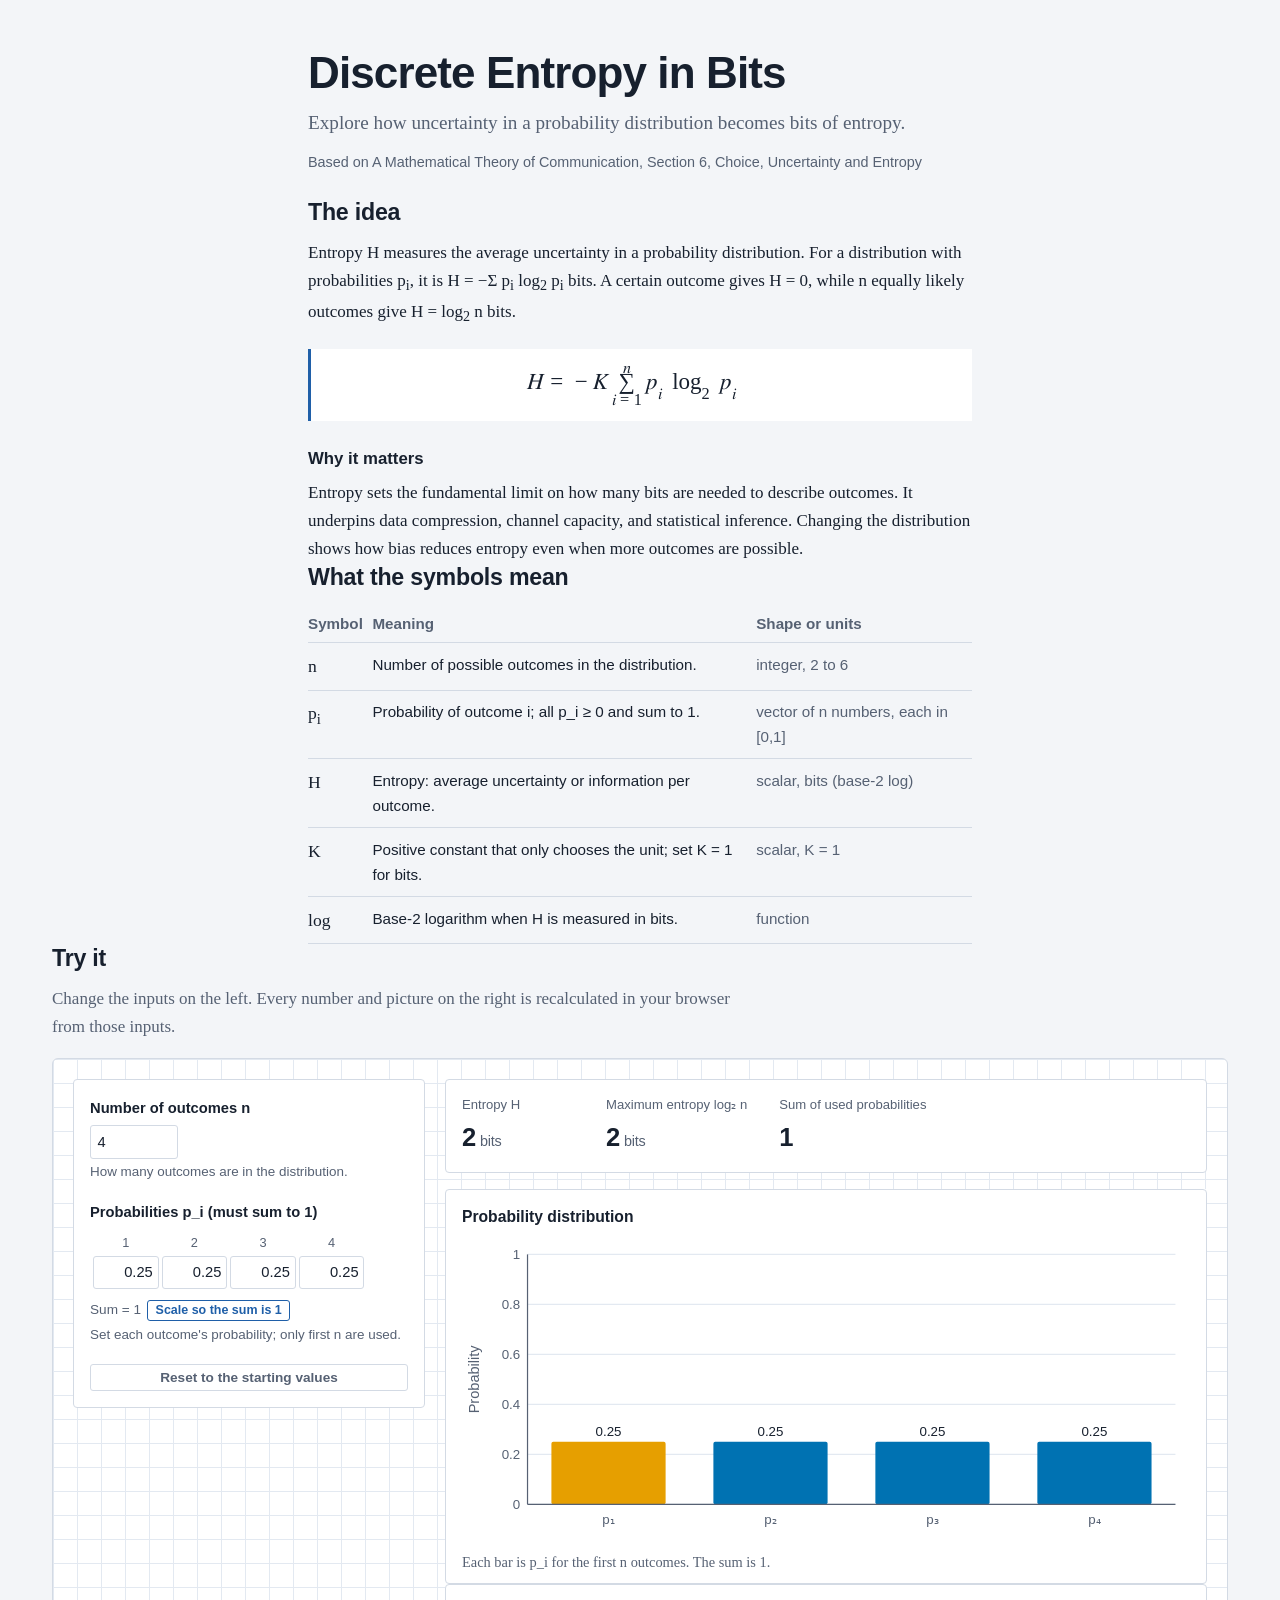
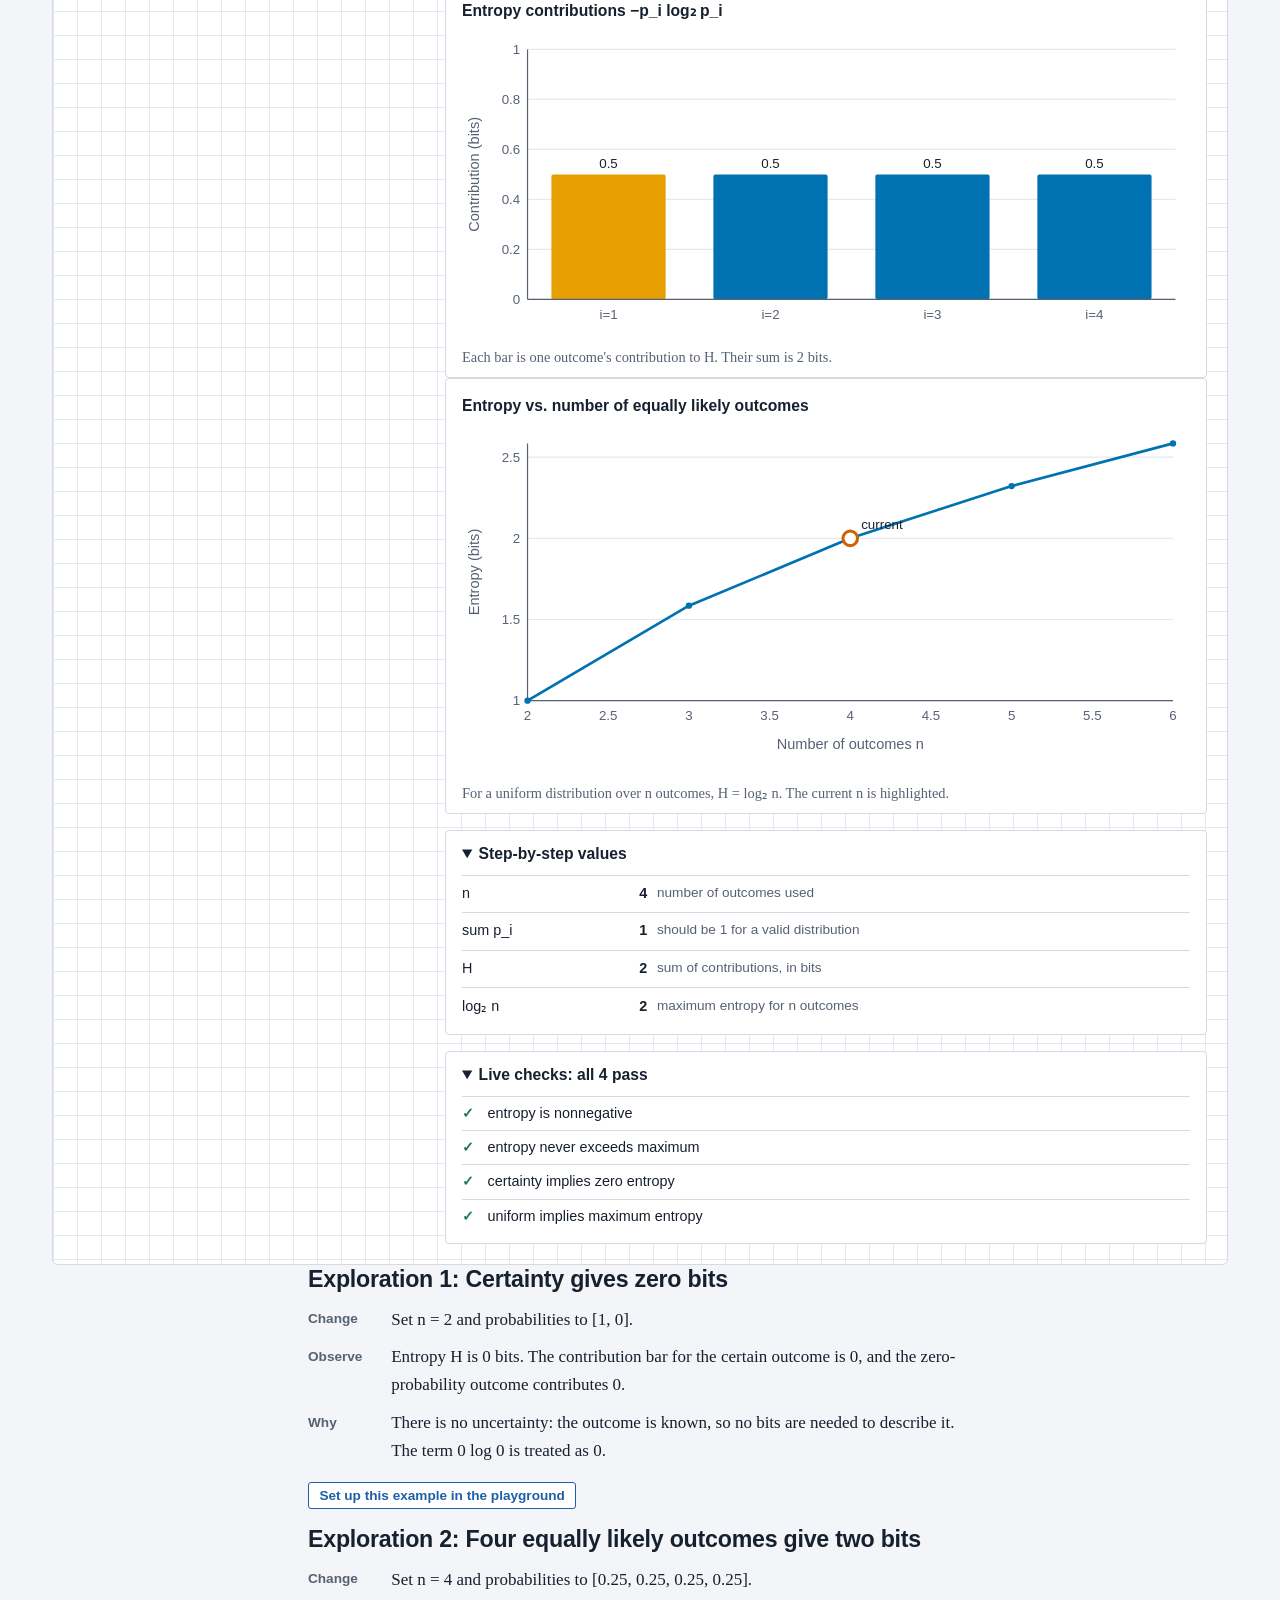
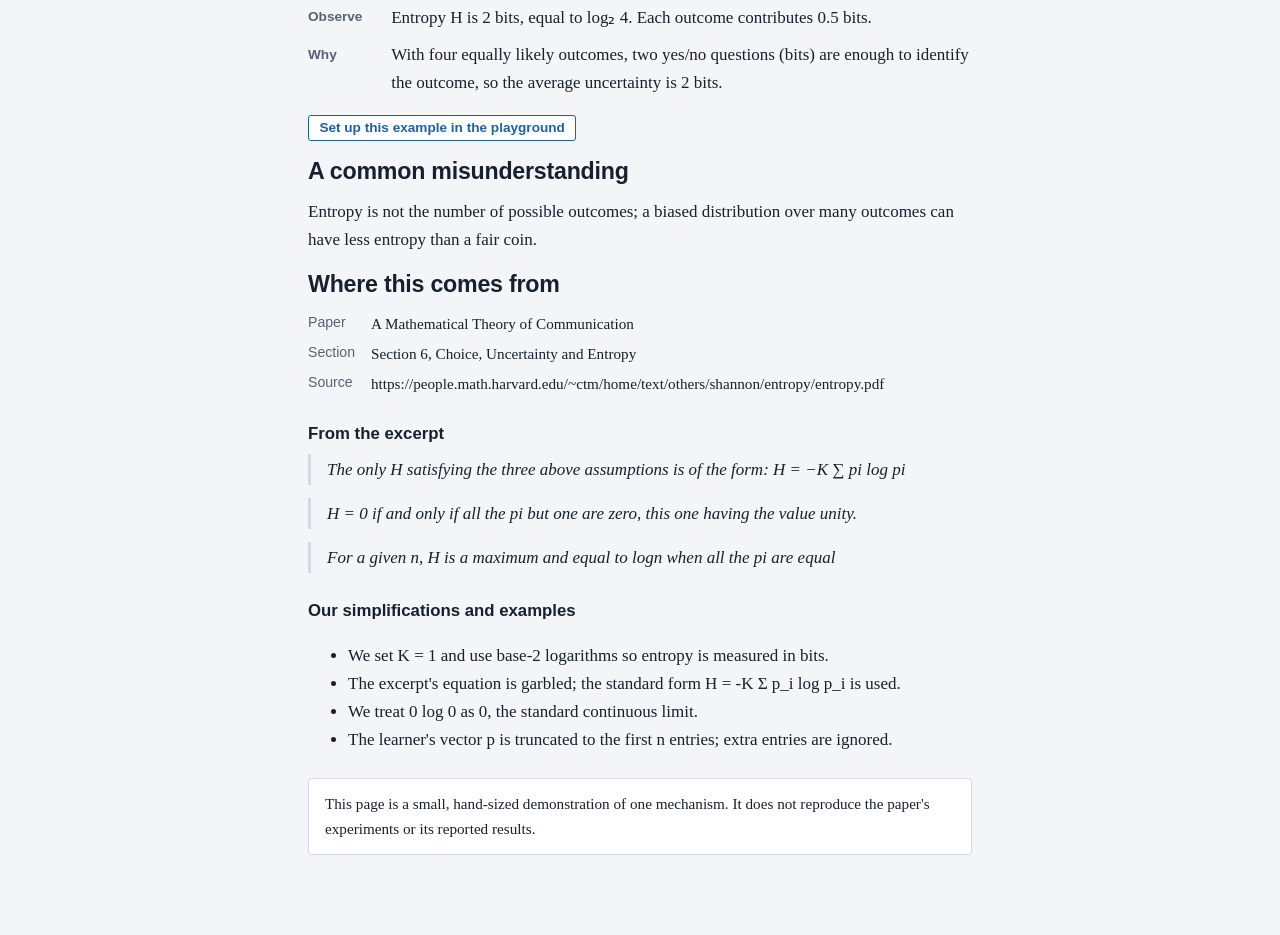
<file: examples/entropy/index.html>
<!doctype html>
<html lang="en">
<head>
<meta charset="utf-8">
<meta name="viewport" content="width=device-width, initial-scale=1">
<title>Discrete Entropy in Bits</title>
<style>
:root {
  --paper: #f3f5f8;
  --sheet: #ffffff;
  --ink: #17202e;
  --muted: #566173;
  --rule: #d3dae4;
  --grid: #e3e9f1;
  --accent: #1f5fa8;
  --accent-soft: #e4eefa;
  --mark: #fff0b3;
  --pass: #1d7a4c;
  --fail: #b3261e;
  --s1: #0072b2; --s2: #e69f00; --s3: #009e73; --s4: #cc79a7; --s5: #56b4e9; --s6: #d55e00;
  --serif: Charter, "Bitstream Charter", "Iowan Old Style", "Sitka Text", Cambria, Georgia, serif;
  --sans: -apple-system, BlinkMacSystemFont, "Segoe UI", Roboto, "Helvetica Neue", Arial, sans-serif;
  --math: "STIX Two Math", "Cambria Math", "Latin Modern Math", math, serif;
  color-scheme: light dark;
}
@media (prefers-color-scheme: dark) {
  :root {
    --paper: #161b23; --sheet: #1e2530; --ink: #e7ebf1; --muted: #a3adbd;
    --rule: #364152; --grid: #262f3c; --accent: #7fb2ec; --accent-soft: #233650;
    --mark: #5a4a12; --pass: #5cc995; --fail: #ff8a80;
  }
}

* { box-sizing: border-box; }
html { -webkit-text-size-adjust: 100%; }
body {
  margin: 0; background: var(--paper); color: var(--ink);
  font: 1.0625rem/1.65 var(--serif);
}
.skip { position: absolute; left: -999px; top: 0; background: var(--sheet); padding: .5rem 1rem; }
.skip:focus { left: 1rem; z-index: 10; }
.sr-only { position: absolute; width: 1px; height: 1px; overflow: hidden; clip: rect(0 0 0 0); }

.wrap { max-width: 44rem; margin: 0 auto; padding: 0 1.25rem; }
.wrap-wide { max-width: 76rem; margin: 0 auto; padding: 0 1.25rem; }
.wrap-inner { max-width: 44rem; margin: 0 auto; }
@media (min-width: 70rem) { .wrap-inner { margin: 0; } }

h1, h2, h3, summary, .btn, label, .readout, table, .checks, .source-line, .eq-label {
  font-family: var(--sans);
}
h1 { font-size: clamp(1.9rem, 4.5vw, 2.75rem); line-height: 1.12; font-weight: 700;
     letter-spacing: -0.02em; margin: 0 0 .6rem; }
h2 { font-size: 1.45rem; line-height: 1.25; font-weight: 650; letter-spacing: -0.01em;
     margin: 0 0 .75rem; }
h3 { font-size: 1.05rem; font-weight: 650; margin: 1.5rem 0 .4rem; }
p { margin: 0 0 1rem; }
code { font-size: .92em; background: var(--accent-soft); padding: .05em .3em; border-radius: 3px; }
math { font-family: var(--math); font-size: 1.08em; }

.page-head { padding-top: 3rem; padding-bottom: 1.5rem; }
.lede { font-size: 1.2rem; color: var(--muted); margin-bottom: .75rem; }
.source-line { font-size: .9rem; color: var(--muted); margin: 0; }

main > section { padding-top: 2.25rem; padding-bottom: .75rem; }
section:focus { outline: none; }

.equation {
  display: flex; align-items: center; gap: 1rem; margin: 1.25rem 0;
  padding: 1rem 1.25rem; background: var(--sheet); border-left: 3px solid var(--accent);
  overflow-x: auto;
}
.eq-body { flex: 1; text-align: center; font-size: 1.25rem; }
.eq-body math { font-size: 1.15em; }
.eq-label { color: var(--muted); font-size: .9rem; white-space: nowrap; }

table { border-collapse: collapse; font-variant-numeric: tabular-nums; }
.symbols { width: 100%; font-size: .95rem; }
.symbols th { text-align: left; font-weight: 600; color: var(--muted); border-bottom: 1px solid var(--rule);
              padding: .4rem .6rem .4rem 0; }
.symbols td { border-bottom: 1px solid var(--rule); padding: .55rem .6rem .55rem 0; vertical-align: top; }
.symbols td:first-child { font-family: var(--math); font-size: 1.1rem; white-space: nowrap; }
.symbols td:last-child { color: var(--muted); }

/* --- the bench: controls + results on graph paper --- */
.pg-intro { color: var(--muted); }
.bench {
  display: grid; grid-template-columns: minmax(16rem, 22rem) minmax(0, 1fr); gap: 1.25rem;
  margin-top: 1rem; padding: 1.25rem; border: 1px solid var(--rule); border-radius: 6px;
  background-color: var(--sheet);
  background-image:
    linear-gradient(var(--grid) 1px, transparent 1px),
    linear-gradient(90deg, var(--grid) 1px, transparent 1px);
  background-size: 24px 24px;
}
@media (max-width: 52rem) { .bench { grid-template-columns: minmax(0, 1fr); padding: .85rem; } }
.bench > * { min-width: 0; }
.controls, .results > * { background: var(--sheet); }
.controls { padding: 1rem; border: 1px solid var(--rule); border-radius: 4px; align-self: start; }
@media (min-width: 52rem) { .controls { position: sticky; top: 1rem; max-height: calc(100vh - 2rem); overflow: auto; } }
.results { display: flex; flex-direction: column; gap: 1rem; min-width: 0; }

.ctl { margin-bottom: 1.15rem; font-family: var(--sans); font-size: .92rem; }
.ctl > label, .ctl > .ctl-label { display: block; font-weight: 600; margin-bottom: .3rem; }
.ctl .help { color: var(--muted); font-size: .84rem; margin: .25rem 0 0; line-height: 1.4; }
.ctl-row { display: flex; align-items: center; gap: .6rem; }
.ctl input[type=range] { flex: 1; accent-color: var(--accent); min-width: 0; }
.ctl input[type=number], .ctl select, .grid-in {
  font: inherit; font-variant-numeric: tabular-nums; color: var(--ink); background: var(--sheet);
  border: 1px solid var(--rule); border-radius: 3px; padding: .25rem .4rem;
}
.ctl input[type=number] { width: 5.5rem; }
.ctl select { width: 100%; }
.ctl input[aria-invalid=true], .grid-in[aria-invalid=true] { border-color: var(--fail); }
.switch { display: flex; align-items: center; gap: .55rem; font-weight: 600; cursor: pointer; }
.switch input { width: 1.1rem; height: 1.1rem; accent-color: var(--accent); }
.grid { border-collapse: separate; border-spacing: 3px; }
.grid th { font-weight: 500; color: var(--muted); font-size: .8rem; padding: 0 .2rem; text-align: center; }
.grid td { padding: 0; }
.grid-in { width: 4.1rem; text-align: right; padding: .2rem .3rem; }
.ctl-tools { display: flex; flex-wrap: wrap; gap: .4rem; margin-top: .45rem; align-items: center; }
.sum { color: var(--muted); font-size: .85rem; font-variant-numeric: tabular-nums; }
.sum.off { color: var(--fail); }

.btn {
  font-size: .85rem; font-weight: 600; color: var(--accent); background: var(--sheet);
  border: 1px solid currentColor; border-radius: 3px; padding: .3rem .65rem; cursor: pointer;
}
.btn:hover { background: var(--accent-soft); }
.btn.quiet { border-color: var(--rule); color: var(--muted); width: 100%; }
.btn.small { font-size: .78rem; padding: .15rem .45rem; }
.btn[disabled] { opacity: .45; cursor: default; }
:focus-visible { outline: 3px solid var(--accent); outline-offset: 2px; }

.error { border: 1px solid var(--fail); color: var(--fail); padding: .75rem 1rem; border-radius: 4px;
         font-family: var(--sans); font-size: .92rem; }

.readout { display: flex; flex-wrap: wrap; gap: .5rem 2rem; margin: 0; padding: .9rem 1rem;
           border: 1px solid var(--rule); border-radius: 4px; }
.readout:empty { display: none; }
.readout div { min-width: 7rem; }
.readout dt { font-size: .82rem; color: var(--muted); }
.readout dd { margin: 0; font-size: 1.6rem; font-weight: 650; font-variant-numeric: tabular-nums;
              letter-spacing: -0.01em; border-radius: 3px; }
.readout dd .unit { font-size: .9rem; font-weight: 500; color: var(--muted); margin-left: .25rem; }

.figure { border: 1px solid var(--rule); border-radius: 4px; padding: .85rem 1rem .6rem; margin: 0; }
.figure h3 { margin: 0 0 .35rem; font-size: .98rem; }
.figure figcaption { font-size: .9rem; color: var(--muted); margin-top: .4rem; line-height: 1.45; }
.figure .chart { overflow-x: auto; }
.figure svg { display: block; width: 100%; height: auto; overflow: visible; }
.figure .chart > svg { min-width: 460px; }
.figure .note { font-family: var(--sans); font-size: .9rem; color: var(--muted); }
svg text { font-family: var(--sans); fill: var(--ink); font-variant-numeric: tabular-nums; }
svg .axis line, svg .axis path { stroke: var(--muted); }
svg .gridline { stroke: var(--grid); }
svg .tick { font-size: 11px; fill: var(--muted); }
svg .axis-label { font-size: 12px; fill: var(--muted); }
svg .val { font-size: 11px; }
svg .prim-box { fill: var(--sheet); stroke: var(--ink); stroke-width: 1.4; }
svg .prim-box.accent { fill: var(--accent-soft); stroke: var(--accent); }
svg .prim-line { stroke: var(--ink); stroke-width: 1.6; fill: none; }
svg .prim-line.accent { stroke: var(--accent); }
.mtable { font-size: .9rem; }
.mtable td, .mtable th { border: 1px solid var(--rule); padding: .25rem .55rem; text-align: right; }
.mtable th { color: var(--muted); font-weight: 500; background: var(--paper); }
.mwrap { overflow-x: auto; }

.panel { border: 1px solid var(--rule); border-radius: 4px; padding: .6rem 1rem; }
.panel summary { font-weight: 650; cursor: pointer; font-size: .98rem; }
.inter { width: 100%; font-size: .9rem; margin-top: .5rem; }
.inter td { border-top: 1px solid var(--rule); padding: .4rem .6rem .4rem 0; vertical-align: top; }
.inter td.v { text-align: right; white-space: nowrap; font-weight: 600; border-radius: 3px; }
.inter td.n { color: var(--muted); font-size: .85rem; }
@media (max-width: 52rem) {
  .inter td.v { white-space: normal; overflow-wrap: anywhere; }
  .inter td.n { min-width: 6rem; }
}
.inter .mini { margin-left: auto; }
.inter .mini td { border: 0; padding: 0 0 0 .7rem; font-weight: 600; }
.checks { list-style: none; padding: 0; margin: .5rem 0 0; font-size: .9rem; }
.checks li { padding: .3rem 0; border-top: 1px solid var(--rule); display: flex; gap: .5rem; }
.checks .mark { font-weight: 700; width: 1.1rem; flex: none; }
.checks .ok .mark { color: var(--pass); }
.checks .bad .mark { color: var(--fail); }
.checks .detail { color: var(--muted); }

.changed { animation: mark 1.1s ease-out; }
@keyframes mark { from { background: var(--mark); } to { background: transparent; } }
@media (prefers-reduced-motion: reduce) {
  .changed { animation: none; }
  html { scroll-behavior: auto; }
}

.explore > .btn { margin-bottom: 1rem; }
.explore .steps { margin: 0 0 1rem; padding: 0; list-style: none; }
.explore .steps li { margin: 0 0 .6rem; padding-left: 5.2rem; position: relative; }
.explore .steps b { position: absolute; left: 0; font-family: var(--sans); font-size: .85rem;
                    color: var(--muted); font-weight: 600; top: .15rem; }

.cite { display: grid; grid-template-columns: max-content 1fr; gap: .3rem 1rem; margin: 0 0 1rem;
        font-size: .95rem; }
.cite dt { font-family: var(--sans); color: var(--muted); font-size: .88rem; }
.cite dd { margin: 0; overflow-wrap: anywhere; }
blockquote { margin: 0 0 .8rem; padding: .1rem 0 .1rem 1rem; border-left: 3px solid var(--rule);
             color: var(--ink); font-style: italic; }
.disclaimer { margin-top: 1.5rem; padding: .75rem 1rem; background: var(--sheet);
              border: 1px solid var(--rule); border-radius: 4px; font-size: .95rem; }
.empty-note { color: var(--muted); font-style: italic; }
main { padding-bottom: 4rem; }

</style>
</head>
<body>
<a class="skip" href="#playground">Skip to the playground</a>
<header class="page-head wrap">
  <h1 id="title"></h1>
  <p class="lede" id="subtitle"></p>
  <p class="source-line" id="source-line"></p>
</header>

<main>
  <section id="idea" class="wrap prose" aria-labelledby="idea-h">
    <h2 id="idea-h">The idea</h2>
    <div id="idea-what"></div>
    <div class="equation" id="equation" hidden>
      <div class="eq-body" id="equation-body"></div>
      <span class="eq-label" id="equation-label"></span>
    </div>
    <h3>Why it matters</h3>
    <div id="idea-why"></div>
  </section>

  <section id="symbols" class="wrap prose" aria-labelledby="symbols-h">
    <h2 id="symbols-h">What the symbols mean</h2>
    <table class="symbols">
      <thead><tr><th scope="col">Symbol</th><th scope="col">Meaning</th><th scope="col">Shape or units</th></tr></thead>
      <tbody id="symbols-body"></tbody>
    </table>
  </section>

  <section id="playground" class="wrap-wide" aria-labelledby="playground-h" tabindex="-1">
    <div class="wrap-inner">
      <h2 id="playground-h">Try it</h2>
      <p class="pg-intro" id="playground-intro">Change the inputs on the left. Every number and picture on the right is recalculated in your browser from those inputs.</p>
    </div>
    <div class="bench">
      <div class="controls" id="controls" aria-label="Inputs">
        <div id="controls-list"></div>
        <button type="button" class="btn quiet" id="reset">Reset to the starting values</button>
      </div>
      <div class="results">
        <div class="error" id="error" role="alert" hidden></div>
        <dl class="readout" id="readout"></dl>
        <div id="visuals"></div>
        <details class="panel" id="intermediates-panel" open>
          <summary>Step-by-step values</summary>
          <div class="mwrap"><table class="inter"><tbody id="intermediates"></tbody></table></div>
        </details>
        <details class="panel" id="checks-panel" open>
          <summary id="checks-summary">Live checks</summary>
          <ul class="checks" id="checks"></ul>
        </details>
      </div>
    </div>
    <p class="sr-only" id="live" aria-live="polite"></p>
  </section>

  <section id="explore-1" class="wrap prose explore" aria-labelledby="explore-1-h"></section>
  <section id="explore-2" class="wrap prose explore" aria-labelledby="explore-2-h"></section>

  <section id="limitation" class="wrap prose" aria-labelledby="limitation-h">
    <h2 id="limitation-h">A limitation</h2>
    <div id="limitation-body"></div>
  </section>

  <section id="grounding" class="wrap prose" aria-labelledby="grounding-h">
    <h2 id="grounding-h">Where this comes from</h2>
    <dl class="cite" id="cite"></dl>
    <h3>From the excerpt</h3>
    <div id="from-excerpt"></div>
    <h3>Our simplifications and examples</h3>
    <ul id="our-simplifications"></ul>
    <p class="disclaimer" id="disclaimer">This page is a small, hand-sized demonstration of one mechanism. It does not reproduce the paper's experiments or its reported results.</p>
  </section>
</main>

<noscript><p class="wrap">This explainer needs JavaScript to calculate its values. Turn JavaScript on and reload the page.</p></noscript>

<script type="application/json" id="spec">{"title":"Discrete Entropy in Bits","subtitle":"Explore how uncertainty in a probability distribution becomes bits of entropy.","meta":{"paper_title":"A Mathematical Theory of Communication","section_label":"Section 6, Choice, Uncertainty and Entropy","equation_label":"","source_url":"https://people.math.harvard.edu/~ctm/home/text/others/shannon/entropy/entropy.pdf","audience":"engineering undergraduate"},"sections":{"idea":{"what":"Entropy H measures the average uncertainty in a probability distribution. For a distribution with probabilities p<sub>i<\/sub>, it is H = −Σ p<sub>i<\/sub> log<sub>2<\/sub> p<sub>i<\/sub> bits. A certain outcome gives H = 0, while n equally likely outcomes give H = log<sub>2<\/sub> n bits.","why":"Entropy sets the fundamental limit on how many bits are needed to describe outcomes. It underpins data compression, channel capacity, and statistical inference. Changing the distribution shows how bias reduces entropy even when more outcomes are possible."},"equation":"<math display=\"block\"><mi>H<\/mi><mo>=<\/mo><mo>−<\/mo><mi>K<\/mi><munderover><mo>∑<\/mo><mrow><mi>i<\/mi><mo>=<\/mo><mn>1<\/mn><\/mrow><mi>n<\/mi><\/munderover><msub><mi>p<\/mi><mi>i<\/mi><\/msub><msub><mo>log<\/mo><mn>2<\/mn><\/msub><msub><mi>p<\/mi><mi>i<\/mi><\/msub><\/math>","symbols":[{"symbol":"n","meaning":"Number of possible outcomes in the distribution.","shape":"integer, 2 to 6"},{"symbol":"p<sub>i<\/sub>","meaning":"Probability of outcome i; all p_i ≥ 0 and sum to 1.","shape":"vector of n numbers, each in [0,1]"},{"symbol":"H","meaning":"Entropy: average uncertainty or information per outcome.","shape":"scalar, bits (base-2 log)"},{"symbol":"K","meaning":"Positive constant that only chooses the unit; set K = 1 for bits.","shape":"scalar, K = 1"},{"symbol":"log","meaning":"Base-2 logarithm when H is measured in bits.","shape":"function"}],"explorations":[{"title":"Certainty gives zero bits","change":"Set n = 2 and probabilities to [1, 0].","observe":"Entropy H is 0 bits. The contribution bar for the certain outcome is 0, and the zero-probability outcome contributes 0.","why":"There is no uncertainty: the outcome is known, so no bits are needed to describe it. The term 0 log 0 is treated as 0.","preset":{"n":2,"p":[1,0]}},{"title":"Four equally likely outcomes give two bits","change":"Set n = 4 and probabilities to [0.25, 0.25, 0.25, 0.25].","observe":"Entropy H is 2 bits, equal to log₂ 4. Each outcome contributes 0.5 bits.","why":"With four equally likely outcomes, two yes/no questions (bits) are enough to identify the outcome, so the average uncertainty is 2 bits.","preset":{"n":4,"p":[0.25,0.25,0.25,0.25]}}],"limitation":{"kind":"misconception","text":"Entropy is not the number of possible outcomes; a biased distribution over many outcomes can have less entropy than a fair coin."}},"controls":[{"id":"n","type":"number","label":"Number of outcomes n","help":"How many outcomes are in the distribution.","min":2,"max":6,"step":1,"default":4},{"id":"p","type":"vector","label":"Probabilities p_i (must sum to 1)","help":"Set each outcome's probability; only first n are used.","length_from":"n","normalize":true,"default":[0.25,0.25,0.25,0.25],"min":0,"max":1,"step":0.01}],"outputs":[{"key":"entropy_bits","label":"Entropy H","decimals":3,"unit":"bits"},{"key":"max_entropy_bits","label":"Maximum entropy log₂ n","decimals":3,"unit":"bits"},{"key":"sum_p","label":"Sum of used probabilities","decimals":3,"unit":""}],"visuals":[{"type":"bar","title":"Probability distribution","caption":"Each bar is p_i for the first n outcomes. The sum is {outputs.sum_p:3}.","values":"state.p","labels":["p₁","p₂","p₃","p₄","p₅","p₆"],"highlight":"max","y_label":"Probability","y_min":0,"y_max":1,"decimals":3},{"type":"bar","title":"Entropy contributions −p_i log₂ p_i","caption":"Each bar is one outcome's contribution to H. Their sum is {outputs.entropy_bits:3} bits.","values":"outputs.contributions","labels":["i=1","i=2","i=3","i=4","i=5","i=6"],"highlight":"max","y_label":"Contribution (bits)","y_min":0,"y_max":1,"decimals":3},{"type":"line","title":"Entropy vs. number of equally likely outcomes","caption":"For a uniform distribution over n outcomes, H = log₂ n. The current n is highlighted.","series":[{"x":[2,3,4,5,6],"y":[1,1.584962500721156,2,2.321928094887362,2.584962500721156],"label":"log₂ n"}],"points":[{"x":"state.n","y":"outputs.entropy_bits","label":"current"}],"x_label":"Number of outcomes n","y_label":"Entropy (bits)"}],"invariants":[{"name":"entropy is nonnegative","js":"out.entropy_bits >= -1e-9"},{"name":"entropy never exceeds maximum","js":"out.entropy_bits <= out.max_entropy_bits + 1e-9"},{"name":"certainty implies zero entropy","js":"!out.certainty_flag || Math.abs(out.entropy_bits) < 1e-9"},{"name":"uniform implies maximum entropy","js":"!out.uniform_flag || Math.abs(out.entropy_bits - out.max_entropy_bits) < 1e-9"}],"grounding":{"from_excerpt":["The only H satisfying the three above assumptions is of the form: H = −K ∑ pi log pi","H = 0 if and only if all the pi but one are zero, this one having the value unity.","For a given n, H is a maximum and equal to logn when all the pi are equal"],"our_simplifications":["We set K = 1 and use base-2 logarithms so entropy is measured in bits.","The excerpt's equation is garbled; the standard form H = -K Σ p_i log p_i is used.","We treat 0 log 0 as 0, the standard continuous limit.","The learner's vector p is truncated to the first n entries; extra entries are ignored."]}}</script>
<script>
(function () {
"use strict";
try {
function compute(state) {
  const n = Math.max(2, Math.min(6, Math.round(state.n)));
  const raw = Array.isArray(state.p) ? state.p.slice(0, n) : [];
  while (raw.length < n) raw.push(0);
  const p_used = raw.map(x => {
    const v = Number(x);
    return Number.isFinite(v) && v > 0 ? v : 0;
  });
  const sum_p = p_used.reduce((a, b) => a + b, 0);
  const contributions = p_used.map(p => p > 0 ? -p * Math.log2(p) : 0);
  const entropy_bits = contributions.reduce((a, b) => a + b, 0);
  const max_entropy_bits = Math.log2(n);
  const certainty_flag = p_used.some(p => Math.abs(p - 1) < 1e-9) && p_used.filter(p => p > 0).length === 1;
  const uniform_flag = p_used.every(p => Math.abs(p - 1 / n) < 1e-3);
  return {
    outputs: {
      p_used,
      sum_p,
      contributions,
      entropy_bits,
      max_entropy_bits,
      certainty_flag,
      uniform_flag
    },
    intermediates: [
      { label: 'n', value: n, note: 'number of outcomes used' },
      { label: 'sum p_i', value: sum_p, note: 'should be 1 for a valid distribution' },
      { label: 'H', value: entropy_bits, note: 'sum of contributions, in bits' },
      { label: 'log₂ n', value: max_entropy_bits, note: 'maximum entropy for n outcomes' }
    ],
    checks: []
  };
}
;window.__P2P_COMPUTE = (typeof compute === "function") ? compute : null;
} catch (e) { window.__P2P_COMPUTE_ERROR = String(e && e.message || e); }
})();
</script>
<script>
/* Paper to Playground runtime: generic, topic-agnostic renderer.
 * Reads SPEC (JSON, already sanitized in Python) and calls compute(state), which the
 * page defines in a separate <script>. Owns all DOM work: controls, charts, readouts.
 * No network APIs, no external resources. ES2017. */
(function () {
  "use strict";

  var SPEC = {};
  try { SPEC = JSON.parse(document.getElementById("spec").textContent) || {}; }
  catch (e) { SPEC = {}; }
  var compute = typeof window.__P2P_COMPUTE === "function" ? window.__P2P_COMPUTE : null;
  var computeLoadError = window.__P2P_COMPUTE_ERROR || null;

  var CONTROLS = Array.isArray(SPEC.controls) ? SPEC.controls : [];
  // Invariants from the plan: boolean expressions over out (outputs) and s (state).
  var INVARIANTS = (Array.isArray(SPEC.invariants) ? SPEC.invariants : []).map(function (inv) {
    var fn = null;
    try { fn = new Function("out", "s", '"use strict"; return (' + String(inv.js) + ");"); } catch (e) { fn = null; }
    return { label: inv.name || String(inv.js), fn: fn };
  });
  var byId = {};
  CONTROLS.forEach(function (c) { if (c && c.id) byId[c.id] = c; });
  var state = {};
  var lastValues = {};
  var ctlNodes = {};
  var SERIES = ["var(--s1)", "var(--s2)", "var(--s3)", "var(--s4)", "var(--s5)", "var(--s6)"];
  var NS = "http://www.w3.org/2000/svg"; // XML namespace identifier, not a network request

  // ---------- small helpers ----------
  function $(id) { return document.getElementById(id); }
  function clone(v) { return v === undefined ? v : JSON.parse(JSON.stringify(v)); }
  function isNum(v) { return typeof v === "number"; }
  function el(tag, attrs, kids) {
    var n = document.createElement(tag);
    if (attrs) Object.keys(attrs).forEach(function (k) {
      if (k === "html") n.innerHTML = attrs[k] == null ? "" : String(attrs[k]);
      else if (k === "text") n.textContent = attrs[k] == null ? "" : String(attrs[k]);
      else if (k === "cls") n.className = attrs[k];
      else if (attrs[k] !== undefined && attrs[k] !== null && attrs[k] !== false) n.setAttribute(k, attrs[k]);
    });
    (kids || []).forEach(function (k) { if (k) n.appendChild(k); });
    return n;
  }
  function svg(tag, attrs, text) {
    var n = document.createElementNS(NS, tag);
    if (attrs) Object.keys(attrs).forEach(function (k) {
      if (attrs[k] !== undefined && attrs[k] !== null) n.setAttribute(k, attrs[k]);
    });
    if (text !== undefined) n.textContent = text;
    return n;
  }
  var scratch = document.createElement("div");
  function plain(s) { scratch.innerHTML = s == null ? "" : String(s); return scratch.textContent; }
  function setHTML(id, s) { var n = $(id); if (n) n.innerHTML = s == null ? "" : String(s); }

  function fmt(v, d) {
    if (d === undefined || d === null) d = 3;
    if (v === null || v === undefined) return "—";
    if (typeof v === "boolean") return v ? "yes" : "no";
    if (isNum(v)) {
      if (!isFinite(v)) return "undefined (see note)";
      var r = Number(v.toFixed(d));
      if (r === 0 && v !== 0 && Math.abs(v) < 1e-12) r = 0;
      if (Object.is(r, -0)) r = 0;
      var s = r.toFixed(d);
      if (d > 0) s = s.replace(/(\.\d*?)0+$/, "$1").replace(/\.$/, "");
      return s.replace("-", "−");
    }
    if (Array.isArray(v)) return "[" + v.map(function (x) { return fmt(x, d); }).join(", ") + "]";
    return String(v);
  }
  function path(obj, p) {
    return String(p).split(".").reduce(function (o, k) {
      return o == null ? undefined : o[/^\d+$/.test(k) ? Number(k) : k];
    }, obj);
  }
  var ctx = { outputs: {}, state: state };
  function resolve(ref) {
    if (typeof ref !== "string") return ref;
    if (/^(outputs|state)\.[\w.]+$/.test(ref)) return path(ctx, ref);
    // a bare name ("xhat") means an output of that name, else an input of that name
    if (/^[A-Za-z_][\w]*$/.test(ref)) {
      if (ctx.outputs && Object.prototype.hasOwnProperty.call(ctx.outputs, ref)) return ctx.outputs[ref];
      if (Object.prototype.hasOwnProperty.call(state, ref)) return state[ref];
    }
    return ref;
  }
  function num(ref, dflt) {
    var v = resolve(ref);
    if (typeof v === "string" && v.trim() !== "" && !isNaN(Number(v))) v = Number(v);
    return isNum(v) && isFinite(v) ? v : dflt;
  }
  function template(s, d) {
    // {outputs.key:2}, {state.id} or a bare {key} naming an output/input; other braces stay as written
    return String(s == null ? "" : s).replace(/\{([A-Za-z_][\w]*(?:\.[\w.]+)?)(?::(\d))?\}/g,
      function (m, p, dd) {
        var dec = dd === undefined ? d : Number(dd);
        if (/^(outputs|state)\./.test(p)) return fmt(path(ctx, p), dec);
        var v = resolve(p);
        return (typeof v === "number" || Array.isArray(v) || typeof v === "boolean") ? fmt(v, dec) : m;
      });
  }
  function reduceMotion() {
    return window.matchMedia && window.matchMedia("(prefers-reduced-motion: reduce)").matches;
  }
  function flash(node) {
    if (!node) return;
    node.classList.remove("changed"); void node.offsetWidth; node.classList.add("changed");
  }
  function say(msg) { var n = $("live"); if (n) n.textContent = msg; }

  // ---------- state ----------
  function fillOf(c) { return isNum(c.fill) ? c.fill : 0; }
  function resizeVector(a, n, fill) {
    a = Array.isArray(a) ? a.slice(0, n) : [];
    while (a.length < n) a.push(fill);
    return a;
  }
  function resizeMatrix(m, r, cc, fill) {
    m = Array.isArray(m) ? m.slice(0, r) : [];
    while (m.length < r) m.push([]);
    return m.map(function (row) { return resizeVector(row, cc, fill); });
  }
  function dims(c) {
    var v = state[c.id];
    var r = c.rows_from ? Math.round(num("state." + c.rows_from, 1)) : (Array.isArray(v) ? v.length : (c.rows || 1));
    var k = c.cols_from ? Math.round(num("state." + c.cols_from, 1))
      : (Array.isArray(v) && Array.isArray(v[0]) ? v[0].length : (c.cols || 1));
    return [Math.max(1, r), Math.max(1, k)];
  }
  function applyBindings() {
    CONTROLS.forEach(function (c) {
      if (c.type === "vector" && c.length_from) {
        var n = Math.max(1, Math.round(num("state." + c.length_from, 1)));
        state[c.id] = resizeVector(state[c.id], n, fillOf(c));
      } else if (c.type === "matrix" && (c.rows_from || c.cols_from)) {
        var d = dims(c);
        state[c.id] = resizeMatrix(state[c.id], d[0], d[1], fillOf(c));
      }
    });
  }
  function dependents(id) {
    return CONTROLS.filter(function (c) {
      return c.length_from === id || c.rows_from === id || c.cols_from === id;
    });
  }
  function resetState() {
    Object.keys(state).forEach(function (k) { delete state[k]; });
    CONTROLS.forEach(function (c) { state[c.id] = clone(c["default"]); });
    applyBindings();
  }
  function clamp(c, v) {
    if (isNum(c.min) && v < c.min) v = c.min;
    if (isNum(c.max) && v > c.max) v = c.max;
    return v;
  }
  function parseNum(s) {
    var v = Number(String(s).replace("−", "-").trim());
    return String(s).trim() === "" || !isFinite(v) ? null : v;
  }

  // ---------- controls ----------
  function helpNode(c) { return c.help ? el("p", { cls: "help", html: c.help }) : null; }
  function changed(c, rerenderSelf) {
    var deps = dependents(c.id);
    if (deps.length) {
      applyBindings();
      deps.forEach(function (d) { renderControl(d); });
    }
    if (rerenderSelf) renderControl(c);
    update();
  }

  function scalarControl(c) {
    var id = "ctl-" + c.id;
    var wrap = el("div", { cls: "ctl" });
    wrap.appendChild(el("label", { "for": id, html: c.label || c.id }));
    var row = el("div", { cls: "ctl-row" });
    var step = isNum(c.step) ? c.step : "any";
    var numIn = el("input", { type: "number", id: id, step: step, min: c.min, max: c.max,
                              value: state[c.id], "aria-describedby": c.help ? id + "-help" : null });
    if (c.type === "slider") {
      var range = el("input", { type: "range", min: isNum(c.min) ? c.min : 0, max: isNum(c.max) ? c.max : 1,
                                step: step, value: state[c.id], "aria-label": plain(c.label || c.id) });
      numIn.setAttribute("aria-label", plain(c.label || c.id) + " value");
      numIn.removeAttribute("id");
      range.id = id;
      range.addEventListener("input", function () {
        var v = parseNum(range.value); if (v === null) return;
        state[c.id] = v; numIn.value = v; numIn.removeAttribute("aria-invalid"); changed(c);
      });
      row.appendChild(range);
      numIn.addEventListener("input", function () {
        var v = parseNum(numIn.value);
        if (v === null) { numIn.setAttribute("aria-invalid", "true"); return; }
        numIn.removeAttribute("aria-invalid");
        v = clamp(c, v); state[c.id] = v; range.value = v; changed(c);
      });
      numIn.addEventListener("change", function () { numIn.value = state[c.id]; });
    } else {
      numIn.addEventListener("input", function () {
        var v = parseNum(numIn.value);
        if (v === null) { numIn.setAttribute("aria-invalid", "true"); return; }
        numIn.removeAttribute("aria-invalid"); state[c.id] = clamp(c, v); changed(c);
      });
      numIn.addEventListener("change", function () { numIn.value = state[c.id]; });
    }
    row.appendChild(numIn);
    if (c.unit) row.appendChild(el("span", { cls: "sum", html: c.unit }));
    wrap.appendChild(row);
    var h = helpNode(c); if (h) { h.id = id + "-help"; wrap.appendChild(h); }
    return wrap;
  }

  function toggleControl(c) {
    var id = "ctl-" + c.id;
    var input = el("input", { type: "checkbox", id: id });
    input.checked = !!state[c.id];
    input.addEventListener("change", function () { state[c.id] = input.checked; changed(c); });
    var lab = el("label", { cls: "switch", "for": id }, [input, el("span", { html: c.label || c.id })]);
    return el("div", { cls: "ctl" }, [lab, helpNode(c)]);
  }

  function selectControl(c) {
    var id = "ctl-" + c.id;
    var sel = el("select", { id: id });
    (c.options || []).forEach(function (o) {
      var val = o && typeof o === "object" ? o.value : o;
      var lab = o && typeof o === "object" ? (o.label || String(o.value)) : String(o);
      var opt = el("option", { value: String(val), text: o && typeof o === "object" ? plain(lab) : String(o) });
      if (String(val) === String(state[c.id])) opt.selected = true;
      sel.appendChild(opt);
    });
    sel.addEventListener("change", function () {
      var o = (c.options || []).filter(function (x) {
        return String(x && typeof x === "object" ? x.value : x) === sel.value;
      })[0];
      state[c.id] = o && typeof o === "object" ? o.value : (o !== undefined ? o : sel.value);
      changed(c);
    });
    return el("div", { cls: "ctl" }, [el("label", { "for": id, html: c.label || c.id }), sel, helpNode(c)]);
  }

  function labelAt(labels, i, prefix) {
    if (Array.isArray(labels) && labels[i] !== undefined) return String(labels[i]);
    return (prefix || "") + (i + 1);
  }
  function cellInput(c, aria, get, set) {
    var inp = el("input", { cls: "grid-in", type: "text", inputmode: "decimal", value: fmt(get(), 6).replace("−", "-"),
                            "aria-label": aria });
    inp.addEventListener("input", function () {
      var v = parseNum(inp.value);
      if (v === null) { inp.setAttribute("aria-invalid", "true"); return; }
      inp.removeAttribute("aria-invalid"); set(clamp(c, v)); changed(c);
    });
    inp.addEventListener("change", function () { inp.value = fmt(get(), 6).replace("−", "-"); });
    return inp;
  }

  function vectorControl(c) {
    var v = state[c.id] = Array.isArray(state[c.id]) ? state[c.id] : [];
    var wrap = el("div", { cls: "ctl", role: "group", "aria-labelledby": "lab-" + c.id });
    wrap.appendChild(el("div", { cls: "ctl-label", id: "lab-" + c.id, html: c.label || c.id }));
    var t = el("table", { cls: "grid" });
    var hr = el("tr"), br = el("tr");
    v.forEach(function (_, i) {
      var name = labelAt(c.labels, i, c.label_prefix || "");
      hr.appendChild(el("th", { scope: "col", html: name }));
      br.appendChild(el("td", null, [cellInput(c, plain(c.label || c.id) + " " + plain(name),
        function () { return state[c.id][i]; }, function (x) { state[c.id][i] = x; })]));
    });
    t.appendChild(hr); t.appendChild(br);
    wrap.appendChild(el("div", { cls: "mwrap" }, [t]));
    var tools = el("div", { cls: "ctl-tools" });
    if (c.normalize || c.show_sum) {
      var s = v.reduce(function (a, b) { return a + (isNum(b) ? b : 0); }, 0);
      var off = c.normalize && Math.abs(s - 1) > 1e-6;
      tools.appendChild(el("span", { cls: "sum" + (off ? " off" : ""), id: "sum-" + c.id,
                                      text: "Sum = " + fmt(s, 4) + (off ? " (not 1)" : "") }));
    }
    if (c.normalize) {
      var nb = el("button", { type: "button", cls: "btn small", text: "Scale so the sum is 1" });
      nb.addEventListener("click", function () {
        var sum = state[c.id].reduce(function (a, b) { return a + (isNum(b) && b > 0 ? b : 0); }, 0);
        if (sum > 0) state[c.id] = state[c.id].map(function (x) { return isNum(x) && x > 0 ? x / sum : 0; });
        changed(c, true); say("Values scaled so they sum to 1.");
      });
      tools.appendChild(nb);
    }
    if (c.resizable && !c.length_from) {
      var lim = Array.isArray(c.resizable) ? c.resizable : [1, 8];
      var add = el("button", { type: "button", cls: "btn small", text: "Add entry" });
      var rem = el("button", { type: "button", cls: "btn small", text: "Remove entry" });
      if (v.length >= lim[1]) add.disabled = true;
      if (v.length <= lim[0]) rem.disabled = true;
      add.addEventListener("click", function () { state[c.id].push(fillOf(c)); changed(c, true); });
      rem.addEventListener("click", function () { state[c.id].pop(); changed(c, true); });
      tools.appendChild(add); tools.appendChild(rem);
    }
    if (tools.childNodes.length) wrap.appendChild(tools);
    var h = helpNode(c); if (h) wrap.appendChild(h);
    return wrap;
  }

  function matrixControl(c) {
    var d = dims(c);
    state[c.id] = resizeMatrix(state[c.id], d[0], d[1], fillOf(c));
    var m = state[c.id];
    var wrap = el("div", { cls: "ctl", role: "group", "aria-labelledby": "lab-" + c.id });
    wrap.appendChild(el("div", { cls: "ctl-label", id: "lab-" + c.id, html: c.label || c.id }));
    var t = el("table", { cls: "grid" });
    var head = el("tr", null, [el("th")]);
    for (var j = 0; j < d[1]; j++) head.appendChild(el("th", { scope: "col", html: labelAt(c.col_labels, j, "c") }));
    t.appendChild(head);
    m.forEach(function (row, i) {
      var rname = labelAt(c.row_labels, i, "r");
      var tr = el("tr", null, [el("th", { scope: "row", html: rname })]);
      row.forEach(function (_, jj) {
        tr.appendChild(el("td", null, [cellInput(c,
          plain(c.label || c.id) + " row " + plain(rname) + " column " + plain(labelAt(c.col_labels, jj, "c")),
          function () { return state[c.id][i][jj]; }, function (x) { state[c.id][i][jj] = x; })]));
      });
      t.appendChild(tr);
    });
    wrap.appendChild(el("div", { cls: "mwrap" }, [t]));
    var rz = c.resizable;
    if (rz && typeof rz === "object") {
      var tools = el("div", { cls: "ctl-tools" });
      [["rows", "row", 0], ["cols", "column", 1]].forEach(function (spec) {
        var lim = rz[spec[0]]; var bound = spec[2] === 0 ? c.rows_from : c.cols_from;
        if (!Array.isArray(lim) || bound) return;
        var cur = d[spec[2]];
        var a = el("button", { type: "button", cls: "btn small", text: "Add " + spec[1] });
        var r = el("button", { type: "button", cls: "btn small", text: "Remove " + spec[1] });
        if (cur >= lim[1]) a.disabled = true;
        if (cur <= lim[0]) r.disabled = true;
        a.addEventListener("click", function () {
          var nd = dims(c); nd[spec[2]] += 1;
          state[c.id] = resizeMatrix(state[c.id], nd[0], nd[1], fillOf(c)); changed(c, true);
        });
        r.addEventListener("click", function () {
          var nd = dims(c); nd[spec[2]] -= 1;
          state[c.id] = resizeMatrix(state[c.id], nd[0], nd[1], fillOf(c)); changed(c, true);
        });
        tools.appendChild(a); tools.appendChild(r);
      });
      if (tools.childNodes.length) wrap.appendChild(tools);
    }
    var h = helpNode(c); if (h) wrap.appendChild(h);
    return wrap;
  }

  function renderControl(c) {
    var node;
    if (c.type === "slider" || c.type === "number") node = scalarControl(c);
    else if (c.type === "toggle") node = toggleControl(c);
    else if (c.type === "select") node = selectControl(c);
    else if (c.type === "vector") node = vectorControl(c);
    else if (c.type === "matrix") node = matrixControl(c);
    else node = el("div", { cls: "ctl" }, [el("p", { cls: "help", text: "Unsupported control: " + c.type })]);
    node.setAttribute("data-control", c.id);
    var old = ctlNodes[c.id];
    if (old && old.parentNode) {
      var focusedLabel = document.activeElement && old.contains(document.activeElement)
        ? document.activeElement.getAttribute("aria-label") || document.activeElement.textContent : null;
      old.parentNode.replaceChild(node, old);
      if (focusedLabel) {
        var again = Array.prototype.filter.call(node.querySelectorAll("input,button,select"), function (n) {
          return (n.getAttribute("aria-label") || n.textContent) === focusedLabel;
        })[0];
        if (again && !again.disabled) again.focus();
      }
    } else {
      $("controls-list").appendChild(node);
    }
    ctlNodes[c.id] = node;
  }
  function renderAllControls() {
    $("controls-list").innerHTML = ""; ctlNodes = {};
    CONTROLS.forEach(renderControl);
  }

  // ---------- charts ----------
  function niceTicks(lo, hi, count) {
    if (!(isFinite(lo) && isFinite(hi))) return [0, 1];
    if (lo === hi) { var pad = Math.abs(lo) * 0.5 || 1; lo -= pad; hi += pad; }
    var span = hi - lo, step = Math.pow(10, Math.floor(Math.log10(span / count)));
    var err = (count * step) / span;
    if (err <= 0.15) step *= 10; else if (err <= 0.35) step *= 5; else if (err <= 0.75) step *= 2;
    var ticks = [], start = Math.ceil(lo / step - 1e-9) * step;
    for (var t = start; t <= hi + step * 1e-9; t += step) ticks.push(Math.abs(t) < step * 1e-9 ? 0 : t);
    return ticks;
  }
  function tickFmt(t) {
    var a = Math.abs(t);
    if (a !== 0 && (a < 1e-3 || a >= 1e5)) return t.toExponential(1).replace("-", "−");
    return fmt(t, a < 1 ? 3 : (a < 10 ? 2 : 1));
  }
  function frame(title, caption, body, note) {
    var fig = el("figure", { cls: "figure" });
    if (title) fig.appendChild(el("h3", { html: template(title) }));
    fig.appendChild(body && body.namespaceURI === NS ? el("div", { cls: "chart" }, [body]) : body);
    if (note) fig.appendChild(el("p", { cls: "note", text: note }));
    if (caption) fig.appendChild(el("figcaption", { html: template(caption) }));
    return fig;
  }
  function axes(g, x0, y0, w, h, yTicks, ys, xl, yl) {
    yTicks.forEach(function (t) {
      var y = ys(t);
      g.appendChild(svg("line", { "class": "gridline", x1: x0, x2: x0 + w, y1: y, y2: y }));
      g.appendChild(svg("text", { "class": "tick", x: x0 - 6, y: y + 4, "text-anchor": "end" }, tickFmt(t)));
    });
    var ax = svg("g", { "class": "axis" });
    ax.appendChild(svg("line", { x1: x0, x2: x0, y1: y0, y2: y0 + h }));
    g.appendChild(ax);
    if (yl) g.appendChild(svg("text", { "class": "axis-label", x: 14, y: y0 + h / 2,
      transform: "rotate(-90 14 " + (y0 + h / 2) + ")", "text-anchor": "middle" }, plain(template(yl))));
    if (xl) g.appendChild(svg("text", { "class": "axis-label", x: x0 + w / 2, y: y0 + h + 40,
      "text-anchor": "middle" }, plain(template(xl))));
  }
  function seriesList(v) {
    if (Array.isArray(v.series) && v.series.length) return v.series;
    return [{ values: v.values || v.source, label: v.label }];
  }

  function barChart(v) {
    var autoLabels = null;
    var series = seriesList(v).map(function (s) {
      var vals = resolve(s.values || s.y || s.source);
      if (Array.isArray(vals)) vals = vals.map(function (x) { return typeof x === "string" ? resolve(x) : x; });
      if (Array.isArray(vals) && vals.some(Array.isArray)) {   // a matrix: one bar per cell
        var flat = [], names = [];
        vals.forEach(function (row, i) {
          (Array.isArray(row) ? row : [row]).forEach(function (x, j) { flat.push(x); names.push("r" + (i + 1) + "\u00b7c" + (j + 1)); });
        });
        vals = flat; autoLabels = names;
      }
      return { label: s.label, vals: Array.isArray(vals) ? vals : (isNum(vals) ? [vals] : []) };
    });
    var n = Math.max.apply(null, series.map(function (s) { return s.vals.length; }).concat([0]));
    if (!n) return frame(v.title, v.caption, el("p", { cls: "note", text: "No values to show." }));
    var labels = resolve(v.labels);
    if (Array.isArray(labels)) labels = labels.map(function (x) { var r = resolve(x); return (typeof r === "string" || isNum(r)) ? r : x; });
    if (autoLabels && !(Array.isArray(labels) && labels.length === n)) labels = autoLabels;
    var all = [];
    series.forEach(function (s) { s.vals.forEach(function (x) { if (isNum(x) && isFinite(x)) all.push(x); }); });
    var lo = isNum(v.y_min) ? v.y_min : Math.min(0, Math.min.apply(null, all.concat([0])));
    var hi = isNum(v.y_max) ? v.y_max : Math.max(0, Math.max.apply(null, all.concat([lo + 1e-9])));
    var ticks = niceTicks(lo, hi, 5); lo = Math.min(lo, ticks[0]); hi = Math.max(hi, ticks[ticks.length - 1]);
    var W = 600, H = v.x_label || series.length > 1 ? 280 : 256, x0 = 54, y0 = 16, w = W - x0 - 12, h = H - y0 - (v.x_label || series.length > 1 ? 58 : 34);
    var ys = function (t) { return y0 + h - ((t - lo) / (hi - lo || 1)) * h; };
    var root = svg("svg", { viewBox: "0 0 " + W + " " + H, role: "img" });
    var g = svg("g"); root.appendChild(g);
    axes(g, x0, y0, w, h, ticks, ys, v.x_label, v.y_label);
    var band = w / n, gw = band * 0.72, bw = gw / series.length;
    var maxIdx = -1;
    if (v.highlight === "max" && series.length === 1) {
      var best = -Infinity;
      series[0].vals.forEach(function (x, i) { if (isNum(x) && x > best) { best = x; maxIdx = i; } });
    }
    var summary = [];
    for (var i = 0; i < n; i++) {
      var cx = x0 + band * i + (band - gw) / 2;
      series.forEach(function (s, si) {
        var val = s.vals[i];
        if (!(isNum(val) && isFinite(val))) return;
        var yv = ys(val), yz = ys(Math.max(lo, Math.min(hi, 0)));
        var col = series.length > 1 ? SERIES[si % SERIES.length] : (maxIdx === i ? "var(--s2)" : "var(--s1)");
        g.appendChild(svg("rect", { x: cx + bw * si + 1, y: Math.min(yv, yz), width: Math.max(1, bw - 2),
                                     height: Math.max(0.5, Math.abs(yz - yv)), fill: col, rx: 1.5 }));
        if (v.value_labels !== false && bw > 18) {
          var inside = val < 0 && Math.abs(yz - yv) > 18;
          g.appendChild(svg("text", { "class": "val", x: cx + bw * si + bw / 2, "text-anchor": "middle",
            y: val >= 0 ? yv - 5 : (inside ? yv - 5 : yv + 13), style: inside ? "fill:#fff" : null },
            fmt(val, isNum(v.decimals) ? v.decimals : 3)));
        }
        summary.push(plain(labelAt(labels, i, "")) + " " + fmt(val, 3));
      });
      g.appendChild(svg("text", { "class": "tick", x: x0 + band * i + band / 2, y: y0 + h + 16,
                                   "text-anchor": "middle" }, plain(labelAt(labels, i, ""))));
    }
    g.appendChild(svg("line", { x1: x0, x2: x0 + w, y1: ys(Math.max(lo, Math.min(hi, 0))),
                                 y2: ys(Math.max(lo, Math.min(hi, 0))), stroke: "var(--muted)" }));
    if (series.length > 1) legend(g, series, x0, H - 6);
    root.setAttribute("aria-label", plain(template(v.title || "Bar chart")) + ": " + summary.join(", "));
    return frame(v.title, v.caption, root);
  }

  function legend(g, series, x, y) {
    var cx = x;
    series.forEach(function (s, i) {
      g.appendChild(svg("rect", { x: cx, y: y - 9, width: 10, height: 10, fill: SERIES[i % SERIES.length] }));
      var label = plain(template(s.label || "series " + (i + 1)));
      g.appendChild(svg("text", { "class": "tick", x: cx + 14, y: y }, label));
      cx += 26 + label.length * 6.5;
    });
  }

  function lineChart(v) {
    var shared = resolve(v.x);
    var series = (Array.isArray(v.series) ? v.series : [{ y: v.y, x: v.x, label: v.label }]).map(function (s) {
      var ys = resolve(s.y || s.values), xs = s.x !== undefined ? resolve(s.x) : shared;
      ys = Array.isArray(ys) ? ys : [];
      if (!Array.isArray(xs)) xs = ys.map(function (_, i) { return i; });
      var pts = [];
      for (var i = 0; i < Math.min(xs.length, ys.length); i++)
        if (isNum(xs[i]) && isNum(ys[i]) && isFinite(xs[i]) && isFinite(ys[i])) pts.push([xs[i], ys[i]]);
      return { label: s.label, pts: pts, dashed: !!s.dashed };
    });
    var marks = (v.points || []).map(function (p) {
      return { x: num(p.x, NaN), y: num(p.y, NaN), label: p.label };
    }).filter(function (p) { return isFinite(p.x) && isFinite(p.y); });
    var X = [], Y = [];
    series.forEach(function (s) { s.pts.forEach(function (p) { X.push(p[0]); Y.push(p[1]); }); });
    marks.forEach(function (p) { X.push(p.x); Y.push(p.y); });
    if (!X.length) return frame(v.title, v.caption, el("p", { cls: "note", text: "No points to plot." }));
    var xlo = isNum(v.x_min) ? v.x_min : Math.min.apply(null, X), xhi = isNum(v.x_max) ? v.x_max : Math.max.apply(null, X);
    var ylo = isNum(v.y_min) ? v.y_min : Math.min.apply(null, Y), yhi = isNum(v.y_max) ? v.y_max : Math.max.apply(null, Y);
    var yt = niceTicks(ylo, yhi, 5); ylo = Math.min(ylo, yt[0]); yhi = Math.max(yhi, yt[yt.length - 1]);
    var xt = niceTicks(xlo, xhi, 6); if (xlo === xhi) { xlo = xt[0]; xhi = xt[xt.length - 1]; }
    var W = 600, H = 290, x0 = 54, y0 = 16, w = W - x0 - 14, h = H - y0 - 62;
    var sx = function (t) { return x0 + ((t - xlo) / (xhi - xlo || 1)) * w; };
    var sy = function (t) { return y0 + h - ((t - ylo) / (yhi - ylo || 1)) * h; };
    var root = svg("svg", { viewBox: "0 0 " + W + " " + H, role: "img" });
    var g = svg("g"); root.appendChild(g);
    axes(g, x0, y0, w, h, yt, sy, v.x_label, v.y_label);
    g.appendChild(svg("line", { x1: x0, x2: x0 + w, y1: y0 + h, y2: y0 + h, stroke: "var(--muted)" }));
    xt.forEach(function (t) {
      if (t < xlo - 1e-9 || t > xhi + 1e-9) return;
      g.appendChild(svg("text", { "class": "tick", x: sx(t), y: y0 + h + 16, "text-anchor": "middle" }, tickFmt(t)));
    });
    if (ylo < 0 && yhi > 0) g.appendChild(svg("line", { x1: x0, x2: x0 + w, y1: sy(0), y2: sy(0), stroke: "var(--muted)", "stroke-dasharray": "2 3" }));
    series.forEach(function (s, i) {
      if (!s.pts.length) return;
      var d = s.pts.map(function (p, k) { return (k ? "L" : "M") + sx(p[0]).toFixed(2) + " " + sy(p[1]).toFixed(2); }).join(" ");
      g.appendChild(svg("path", { d: d, fill: "none", stroke: SERIES[i % SERIES.length], "stroke-width": 2.2,
                                   "stroke-dasharray": s.dashed ? "6 4" : null, "stroke-linejoin": "round" }));
      if (s.pts.length <= 24) s.pts.forEach(function (p) {
        g.appendChild(svg("circle", { cx: sx(p[0]), cy: sy(p[1]), r: 2.6, fill: SERIES[i % SERIES.length] }));
      });
    });
    marks.forEach(function (p) {
      g.appendChild(svg("circle", { cx: sx(p.x), cy: sy(p.y), r: 6, fill: "var(--sheet)", stroke: "var(--s6)", "stroke-width": 2.5 }));
      if (p.label) g.appendChild(svg("text", { "class": "val", x: sx(p.x) + 9, y: sy(p.y) - 8 }, plain(template(p.label))));
    });
    if (series.length > 1) legend(g, series, x0, H - 6);
    root.setAttribute("aria-label", plain(template(v.title || "Line chart")) + ", " + series.length + " series");
    return frame(v.title, v.caption, root);
  }

  function mix(a, b, t) { return a.map(function (x, i) { return Math.round(x + (b[i] - x) * t); }); }
  function rgb(c) { return "rgb(" + c.join(",") + ")"; }
  function heatmap(v) {
    var data = resolve(v.values || v.source);
    if (!Array.isArray(data) || !data.length) return frame(v.title, v.caption, el("p", { cls: "note", text: "No values to show." }));
    data = data.map(function (r) { return Array.isArray(r) ? r : [r]; });
    var flat = [];
    data.forEach(function (r) { r.forEach(function (x) { if (isNum(x) && isFinite(x)) flat.push(x); }); });
    var lo = isNum(v.v_min) ? v.v_min : Math.min.apply(null, flat.concat([0]));
    var hi = isNum(v.v_max) ? v.v_max : Math.max.apply(null, flat.concat([0]));
    var diverging = v.scale === "diverging" || (v.scale !== "sequential" && lo < 0 && hi > 0);
    var LOW = [244, 247, 251], HIGH = [31, 95, 168], NEG = [179, 88, 6];
    function color(x) {
      if (!(isNum(x) && isFinite(x))) return "var(--paper)";
      if (diverging) {
        var m = Math.max(Math.abs(lo), Math.abs(hi)) || 1, t = Math.max(-1, Math.min(1, x / m));
        return rgb(t >= 0 ? mix(LOW, HIGH, t) : mix(LOW, NEG, -t));
      }
      return rgb(mix(LOW, HIGH, hi === lo ? 0.5 : (x - lo) / (hi - lo)));
    }
    function dark(x) {
      if (!(isNum(x) && isFinite(x))) return false;
      var t = diverging ? Math.abs(x) / (Math.max(Math.abs(lo), Math.abs(hi)) || 1) : (hi === lo ? 0.5 : (x - lo) / (hi - lo));
      return t > 0.55;
    }
    var rows = data.length, cols = Math.max.apply(null, data.map(function (r) { return r.length; }));
    var sums = v.show_row_sums;
    var cw = Math.max(46, Math.min(84, 480 / (cols + (sums ? 1 : 0)))), ch = Math.max(30, Math.min(44, 300 / rows));
    var x0 = 64, y0 = 26, W = x0 + cw * (cols + (sums ? 1.2 : 0)) + 8, H = y0 + ch * rows + 8;
    var root = svg("svg", { viewBox: "0 0 " + W + " " + H, role: "img", style: "max-width:" + Math.round(W * 1.15) + "px" });
    var dec = isNum(v.decimals) ? v.decimals : 2;
    for (var j = 0; j < cols; j++)
      root.appendChild(svg("text", { "class": "tick", x: x0 + cw * j + cw / 2, y: y0 - 8, "text-anchor": "middle" },
        plain(labelAt(resolve(v.col_labels), j, ""))));
    if (sums) root.appendChild(svg("text", { "class": "tick", x: x0 + cw * cols + cw * 0.6, y: y0 - 8, "text-anchor": "middle" }, "row sum"));
    var desc = [];
    data.forEach(function (r, i) {
      root.appendChild(svg("text", { "class": "tick", x: x0 - 8, y: y0 + ch * i + ch / 2 + 4, "text-anchor": "end" },
        plain(labelAt(resolve(v.row_labels), i, ""))));
      var s = 0;
      for (var k = 0; k < cols; k++) {
        var x = r[k]; if (isNum(x)) s += x;
        root.appendChild(svg("rect", { x: x0 + cw * k + 1, y: y0 + ch * i + 1, width: cw - 2, height: ch - 2, fill: color(x), rx: 2 }));
        root.appendChild(svg("text", { "class": "val", x: x0 + cw * k + cw / 2, y: y0 + ch * i + ch / 2 + 4,
          "text-anchor": "middle", style: dark(x) ? "fill:#fff" : "fill:#17202e" }, fmt(x, dec)));
      }
      desc.push("row " + (i + 1) + ": " + r.map(function (x) { return fmt(x, dec); }).join(" "));
      if (sums) root.appendChild(svg("text", { "class": "val", x: x0 + cw * cols + cw * 0.6, y: y0 + ch * i + ch / 2 + 4,
        "text-anchor": "middle" }, fmt(s, dec)));
    });
    root.setAttribute("aria-label", plain(template(v.title || "Heatmap")) + ". " + desc.join("; "));
    return frame(v.title, v.caption, root);
  }

  function matrixTable(m, dec, rl, cl) {
    m = m.map(function (r) { return Array.isArray(r) ? r : [r]; });
    var t = el("table", { cls: "mtable" });
    var cols = Math.max.apply(null, m.map(function (r) { return r.length; }));
    if (rl || cl) {
      var hr = el("tr", null, [el("th")]);
      for (var j = 0; j < cols; j++) hr.appendChild(el("th", { scope: "col", html: labelAt(cl, j, "") }));
      t.appendChild(hr);
    }
    m.forEach(function (r, i) {
      var tr = el("tr");
      if (rl || cl) tr.appendChild(el("th", { scope: "row", html: labelAt(rl, i, "") }));
      r.forEach(function (x) { tr.appendChild(el("td", { text: fmt(x, dec) })); });
      t.appendChild(tr);
    });
    return t;
  }
  function matrixVisual(v) {
    var data = resolve(v.values || v.source);
    if (!Array.isArray(data)) return frame(v.title, v.caption, el("p", { cls: "note", text: "No values to show." }));
    if (!Array.isArray(data[0])) data = [data];
    return frame(v.title, v.caption, el("div", { cls: "mwrap" },
      [matrixTable(data, isNum(v.decimals) ? v.decimals : 3, resolve(v.row_labels), resolve(v.col_labels))]));
  }

  function primitives(v) {
    var W = num(v.width, 600), H = num(v.height, 220);
    var root = svg("svg", { viewBox: "0 0 " + W + " " + H, role: "img" });
    var defs = svg("defs");
    var mk = svg("marker", { id: "arrowhead-" + (v._idx || 0), viewBox: "0 0 10 10", refX: 9, refY: 5,
                             markerUnits: "userSpaceOnUse", markerWidth: 11, markerHeight: 11,
                             orient: "auto-start-reverse" });
    mk.appendChild(svg("path", { d: "M0 0 L10 5 L0 10 z", style: "fill:var(--ink)" }));
    defs.appendChild(mk); root.appendChild(defs);
    var texts = [];
    (v.items || []).forEach(function (it) {
      var cls = it.style === "accent" ? " accent" : "";
      var dec = isNum(it.decimals) ? it.decimals : 2;
      var label = it.label !== undefined ? plain(template(it.label, dec)) : (it.text !== undefined ? plain(template(it.text, dec)) : "");
      var sw = num(it.stroke_width, null);
      if (it.shape === "box") {
        var x = num(it.x, 0), y = num(it.y, 0), w = num(it.w, 80), h = num(it.h, 40);
        root.appendChild(svg("rect", { "class": "prim-box" + cls, x: x, y: y, width: Math.max(0, w), height: Math.max(0, h), rx: 4,
                                        style: sw ? "stroke-width:" + sw : null }));
        if (label) root.appendChild(svg("text", { x: x + w / 2, y: y + h / 2 + 5, "text-anchor": "middle", "font-size": num(it.size, 14) }, label));
      } else if (it.shape === "circle") {
        var cx = num(it.x, 0), cy = num(it.y, 0), r = Math.max(0, num(it.r, 20));
        root.appendChild(svg("circle", { "class": "prim-box" + cls, cx: cx, cy: cy, r: r }));
        if (label) root.appendChild(svg("text", { x: cx, y: cy + 5, "text-anchor": "middle", "font-size": num(it.size, 13) }, label));
      } else if (it.shape === "arrow" || it.shape === "line") {
        var x1 = num(it.x1, 0), y1 = num(it.y1, 0), x2 = num(it.x2, 0), y2 = num(it.y2, 0);
        root.appendChild(svg("line", { "class": "prim-line" + cls, x1: x1, y1: y1, x2: x2, y2: y2,
          style: sw ? "stroke-width:" + Math.max(0.5, Math.min(14, sw)) : null,
          "marker-end": it.shape === "arrow" ? "url(#arrowhead-" + (v._idx || 0) + ")" : null }));
        if (label) root.appendChild(svg("text", { "class": "val", x: (x1 + x2) / 2 + num(it.dx, 0), y: (y1 + y2) / 2 - 6 + num(it.dy, 0),
                                                    "text-anchor": "middle" }, label));
      } else if (it.shape === "text") {
        root.appendChild(svg("text", { x: num(it.x, 0), y: num(it.y, 0), "text-anchor": it.anchor || "start",
          "font-size": num(it.size, 14), "font-weight": it.bold ? 650 : null }, label));
      }
      if (label) texts.push(label);
    });
    root.setAttribute("aria-label", plain(template(v.title || "Diagram")) + ": " + texts.join("; "));
    return frame(v.title, v.caption, root);
  }

  function renderVisuals() {
    var host = $("visuals"); host.innerHTML = "";
    (Array.isArray(SPEC.visuals) ? SPEC.visuals : []).forEach(function (v, i) {
      if (!v || typeof v !== "object") return;
      v._idx = i;
      var node;
      try {
        if (v.type === "bar") node = barChart(v);
        else if (v.type === "line") node = lineChart(v);
        else if (v.type === "heatmap") node = heatmap(v);
        else if (v.type === "matrix") node = matrixVisual(v);
        else if (v.type === "svg") node = primitives(v);
        else node = frame(v.title, null, el("p", { cls: "note", text: "Unsupported visual type: " + v.type }));
      } catch (e) {
        node = frame(v.title, null, el("p", { cls: "note", text: "This picture could not be drawn: " + e.message }));
      }
      host.appendChild(node);
    });
  }

  // ---------- results ----------
  function valueNode(val, dec) {
    if (Array.isArray(val) && Array.isArray(val[0])) {
      var t = matrixTable(val, dec); t.className = "mini"; return t;
    }
    return document.createTextNode(fmt(val, dec));
  }
  function renderReadout(outputs) {
    var host = $("readout"); host.innerHTML = "";
    var specs = Array.isArray(SPEC.outputs) ? SPEC.outputs : [];
    specs.forEach(function (o) {
      if (!o || !o.key || o.show === false) return;
      var val = outputs[o.key];
      if (!(isNum(val) || typeof val === "boolean")) return;
      var dd = el("dd", { text: fmt(val, isNum(o.decimals) ? o.decimals : 3) });
      if (o.unit) dd.appendChild(el("span", { cls: "unit", html: o.unit }));
      var key = "out:" + o.key, sig = JSON.stringify(val);
      if (key in lastValues && lastValues[key] !== sig) flash(dd);
      lastValues[key] = sig;
      host.appendChild(el("div", { title: o.help ? plain(o.help) : null }, [el("dt", { html: o.label || o.key }), dd]));
    });
  }
  function renderIntermediates(list) {
    var body = $("intermediates"); body.innerHTML = "";
    var panel = $("intermediates-panel");
    if (!Array.isArray(list) || !list.length) { panel.hidden = true; return; }
    panel.hidden = false;
    list.forEach(function (it, i) {
      if (!it) return;
      var dec = isNum(it.decimals) ? it.decimals : 4;
      var v = el("td", { cls: "v" }, [valueNode(it.value, dec)]);
      var key = "int:" + (it.label || i), sig = JSON.stringify(it.value);
      if (key in lastValues && lastValues[key] !== sig) flash(v);
      lastValues[key] = sig;
      body.appendChild(el("tr", null, [el("td", { html: it.label || "" }), v, el("td", { cls: "n", html: it.note || "" })]));
    });
  }
  function renderChecks(list) {
    var host = $("checks"); host.innerHTML = "";
    var panel = $("checks-panel");
    if (!Array.isArray(list) || !list.length) { panel.hidden = true; return; }
    panel.hidden = false;
    var bad = 0;
    list.forEach(function (c) {
      if (!c) return;
      var ok = c.pass === true;
      if (!ok) bad++;
      host.appendChild(el("li", { cls: ok ? "ok" : "bad" }, [
        el("span", { cls: "mark", "aria-hidden": "true", text: ok ? "✓" : "✗" }),
        el("span", null, [el("span", { cls: "sr-only", text: ok ? "Passes: " : "Fails: " }),
          el("span", { html: c.label || "" }), c.detail ? el("span", { cls: "detail", html: " — " + c.detail }) : null])
      ]));
    });
    $("checks-summary").textContent = bad ? ("Live checks: " + bad + " of " + list.length + " failing")
      : ("Live checks: all " + list.length + " pass");
  }
  function showError(msg) { var e = $("error"); e.textContent = msg; e.hidden = false; }
  function hideError() { var e = $("error"); e.hidden = true; e.textContent = ""; }

  function update() {
    if (!compute) {
      showError(computeLoadError ? "The calculation code could not be loaded: " + computeLoadError
        : "The calculation code could not be loaded, so no values can be shown.");
      return;
    }
    var res;
    try { res = compute(clone(state)); }
    catch (e) { showError("The calculation stopped with an error: " + (e && e.message ? e.message : e) + ". Try different input values or reset."); return; }
    if (!res || typeof res !== "object") { showError("The calculation returned no result."); return; }
    hideError();
    ctx.outputs = res.outputs && typeof res.outputs === "object" ? res.outputs : {};
    ctx.state = state;
    renderReadout(ctx.outputs);
    renderVisuals();
    renderIntermediates(res.intermediates);
    var checks = Array.isArray(res.checks) ? res.checks.slice() : [];
    INVARIANTS.forEach(function (inv) {
      var ok = false, detail = "";
      if (!inv.fn) detail = "could not be read";
      else {
        try { ok = !!inv.fn(ctx.outputs, clone(state)); } catch (e) { detail = "could not be evaluated"; }
      }
      checks.push({ label: inv.label, pass: ok, detail: detail });
    });
    renderChecks(checks);
    CONTROLS.forEach(function (c) {
      if (c.type === "vector" && (c.normalize || c.show_sum)) {
        var n = $("sum-" + c.id); if (!n) return;
        var s = (state[c.id] || []).reduce(function (a, b) { return a + (isNum(b) ? b : 0); }, 0);
        var off = c.normalize && Math.abs(s - 1) > 1e-6;
        n.textContent = "Sum = " + fmt(s, 4) + (off ? " (not 1)" : "");
        n.className = "sum" + (off ? " off" : "");
      }
    });
  }

  // ---------- static text sections ----------
  function renderText() {
    var s = SPEC.sections || {}, meta = SPEC.meta || {};
    setHTML("title", SPEC.title || "Interactive explainer");
    setHTML("subtitle", SPEC.subtitle || "");
    var src = [];
    if (meta.paper_title) src.push("Based on " + meta.paper_title);
    if (meta.section_label) src.push(meta.section_label);
    setHTML("source-line", src.join(", "));
    var idea = s.idea || {};
    setHTML("idea-what", idea.what || "");
    setHTML("idea-why", idea.why || "");
    if (s.equation) {
      $("equation").hidden = false;
      setHTML("equation-body", s.equation);
      $("equation-label").textContent = plain(meta.equation_label || "");
    }
    var tb = $("symbols-body");
    (s.symbols || []).forEach(function (r) {
      if (!r) return;
      tb.appendChild(el("tr", null, [el("td", { html: r.symbol }), el("td", { html: r.meaning }), el("td", { html: r.shape || "" })]));
    });
    if (SPEC.playground_intro) setHTML("playground-intro", SPEC.playground_intro);

    var ex = Array.isArray(s.explorations) ? s.explorations : [];
    ["explore-1", "explore-2"].forEach(function (id, i) {
      var host = $(id), e = ex[i];
      if (!e) { host.hidden = true; return; }
      host.appendChild(el("h2", { id: id + "-h", html: "Exploration " + (i + 1) + ": " + (e.title || "") }));
      var ol = el("ol", { cls: "steps" });
      [["Change", e.change], ["Observe", e.observe], ["Why", e.why]].forEach(function (p) {
        if (p[1]) ol.appendChild(el("li", null, [el("b", { text: p[0] }), el("span", { html: p[1] })]));
      });
      host.appendChild(ol);
      if (e.preset && typeof e.preset === "object" && Object.keys(e.preset).length) {
        var b = el("button", { type: "button", cls: "btn", text: "Set up this example in the playground" });
        b.addEventListener("click", function () { applyPreset(e.preset, i + 1); });
        host.appendChild(b);
      }
    });

    var lim = s.limitation || {};
    var heads = { limitation: "A limitation", assumption: "An assumption to keep in mind",
                  misconception: "A common misunderstanding" };
    $("limitation-h").textContent = heads[lim.kind] || "A limitation";
    setHTML("limitation-body", lim.text ? "<p>" + lim.text + "</p>" : "");

    var gr = SPEC.grounding || {};
    var cite = $("cite");
    [["Paper", meta.paper_title], ["Section", meta.section_label], ["Equation", meta.equation_label],
     ["Source", meta.source_url]].forEach(function (p) {
      if (!p[1]) return;
      cite.appendChild(el("dt", { text: p[0] }));
      // source_url is raw (not sanitized): always inserted as text, never parsed as HTML
      cite.appendChild(el("dd", p[0] === "Source" ? { text: String(p[1]) } : { html: p[1] }));
    });
    var fe = $("from-excerpt");
    var quotes = Array.isArray(gr.from_excerpt) ? gr.from_excerpt : [];
    if (quotes.length) quotes.forEach(function (q) { fe.appendChild(el("blockquote", { html: q })); });
    else fe.appendChild(el("p", { cls: "empty-note", text: gr.no_excerpt_note ||
      "No excerpt was supplied with this brief, so nothing here is quoted from the paper." }));
    var ul = $("our-simplifications");
    (Array.isArray(gr.our_simplifications) ? gr.our_simplifications : []).forEach(function (t) {
      ul.appendChild(el("li", { html: t }));
    });
    document.title = plain(SPEC.title || document.title);
  }

  function applyPreset(preset, n) {
    resetState(); // every exploration starts from the same known values
    Object.keys(preset).forEach(function (k) { if (k in byId) state[k] = clone(preset[k]); });
    // an explicitly given vector/matrix keeps its size: its count controls follow it
    CONTROLS.forEach(function (c) {
      var v = preset[c.id];
      if (!Array.isArray(v) || !v.length) return;
      if (c.type === "vector" && c.length_from && !(c.length_from in preset)) state[c.length_from] = v.length;
      if (c.type === "matrix" && Array.isArray(v[0])) {
        if (c.rows_from && !(c.rows_from in preset)) state[c.rows_from] = v.length;
        if (c.cols_from && !(c.cols_from in preset)) state[c.cols_from] = v[0].length;
      }
    });
    applyBindings();
    renderAllControls();
    update();
    var pg = $("playground");
    pg.scrollIntoView({ behavior: reduceMotion() ? "auto" : "smooth", block: "start" });
    pg.focus({ preventScroll: true });
    say("Exploration " + n + " is set up in the playground.");
  }

  // ---------- boot ----------
  function boot() {
    try { renderText(); } catch (e) { showError("Part of the text could not be shown: " + e.message); }
    resetState();
    renderAllControls();
    $("reset").addEventListener("click", function () {
      resetState(); renderAllControls(); update(); say("Inputs reset to their starting values.");
    });
    update();
  }
  if (document.readyState === "loading") document.addEventListener("DOMContentLoaded", boot);
  else boot();
})();

</script>
</body>
</html>
</file>
